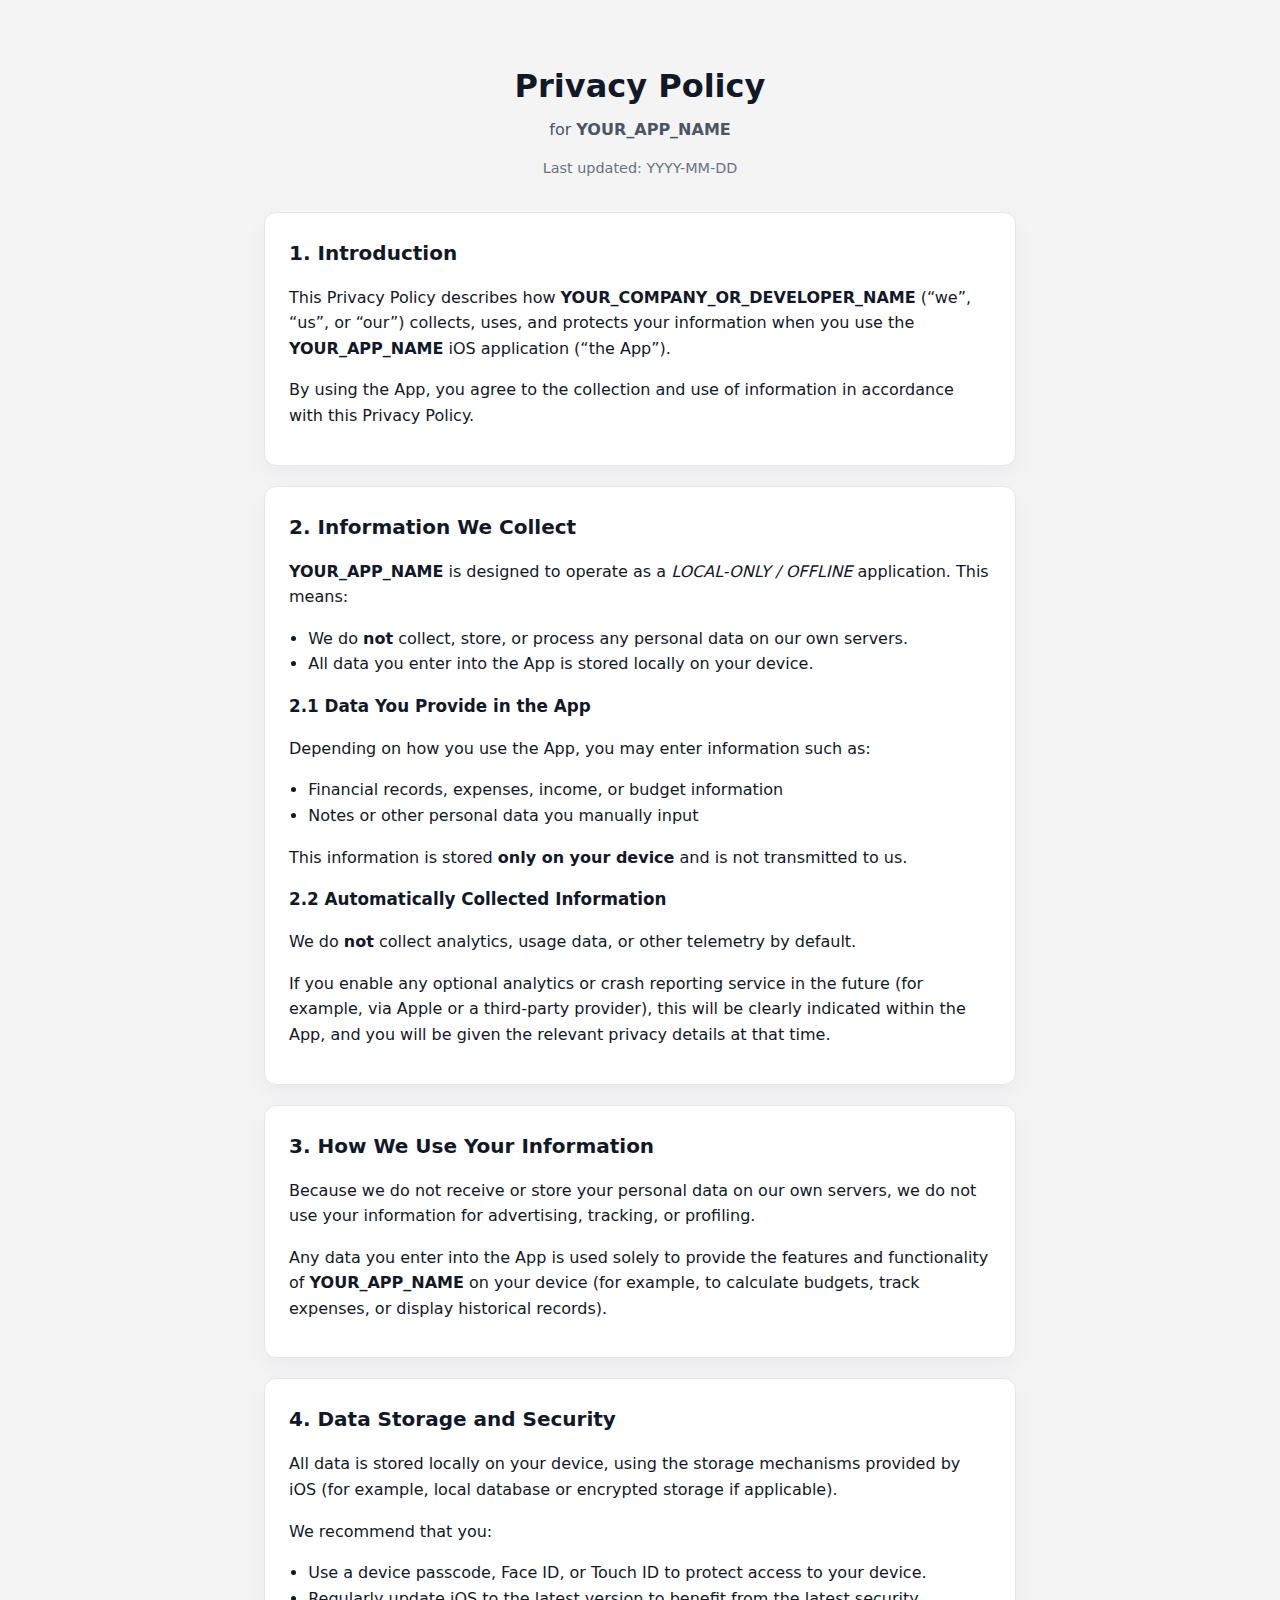
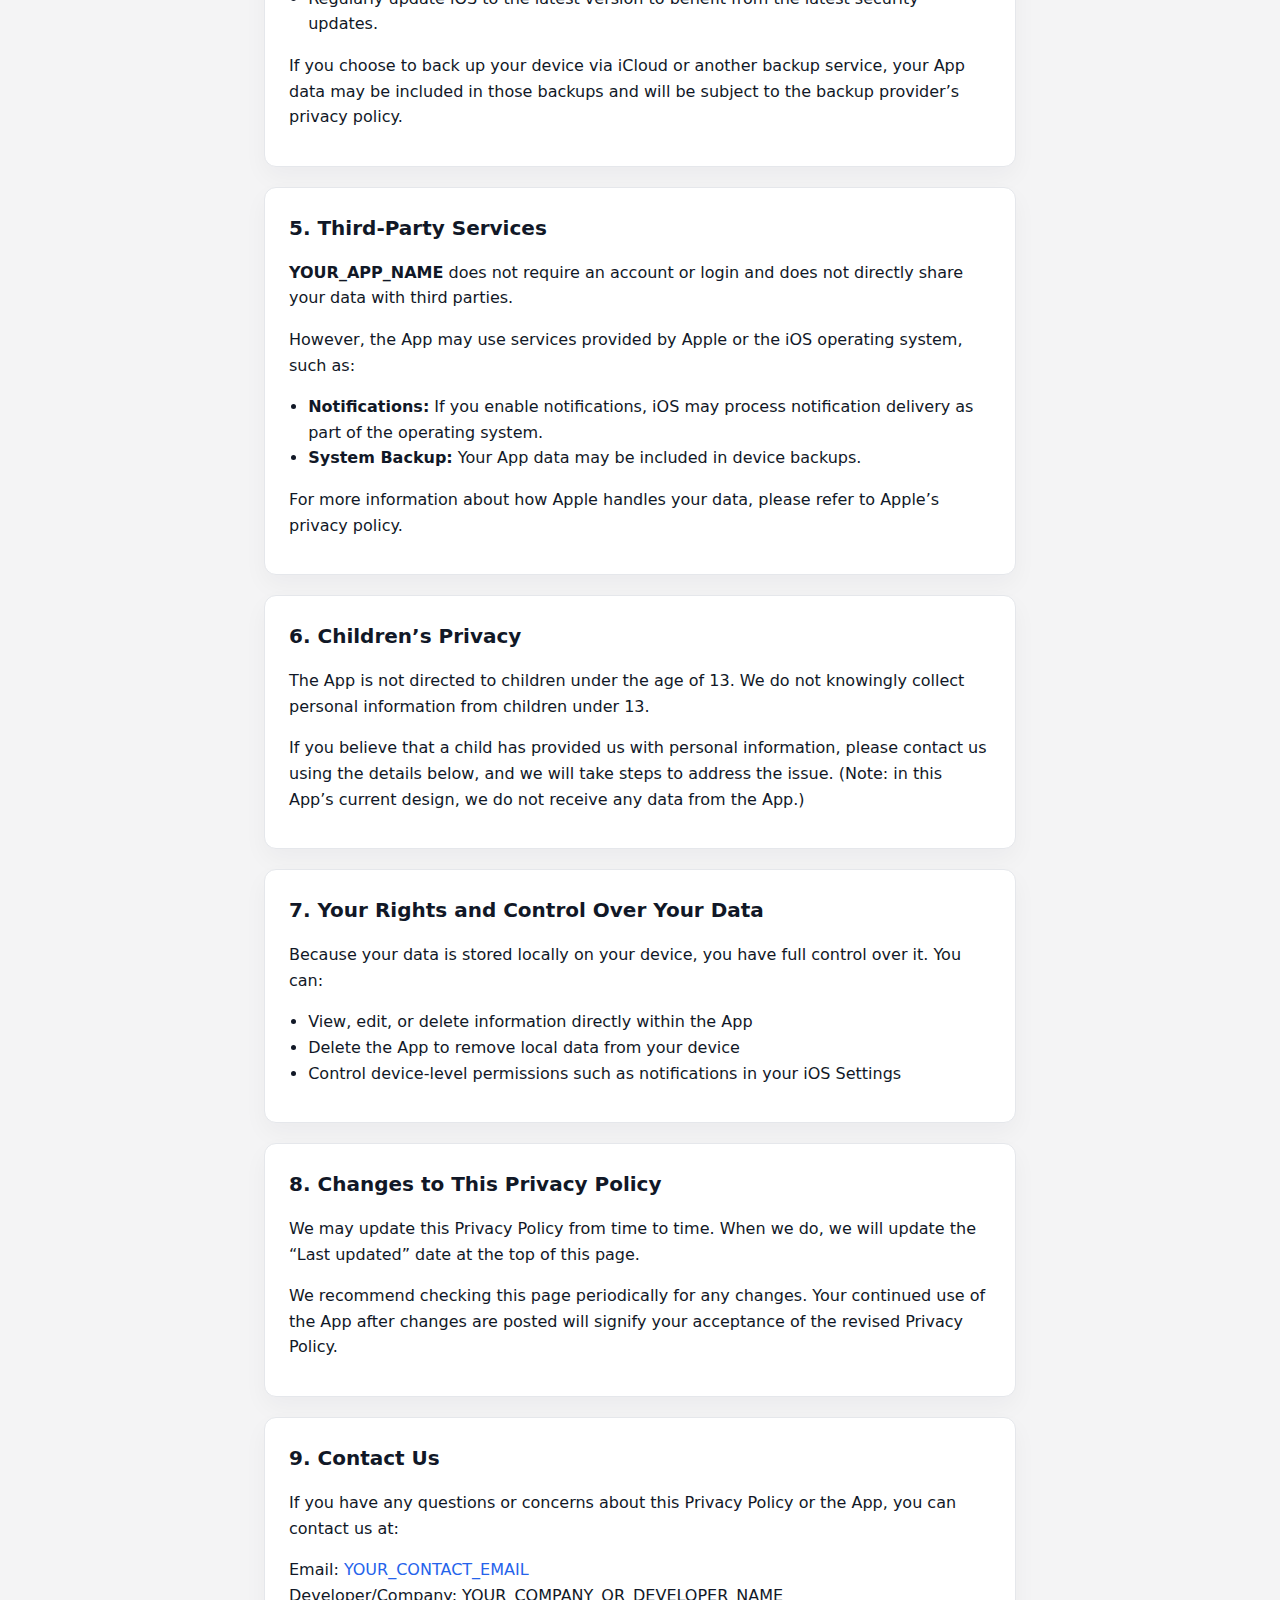
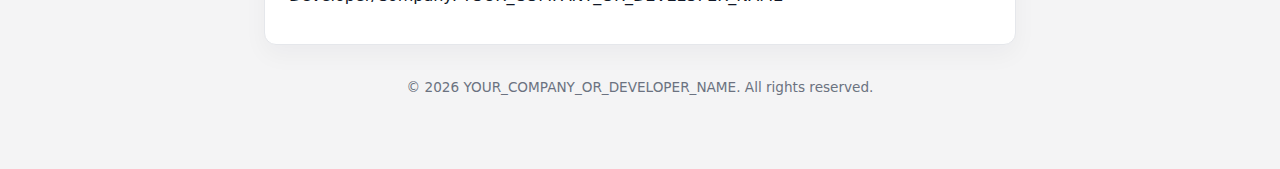
<file: index.html>
<!DOCTYPE html>
<html lang="en">

<head>
    <meta charset="UTF-8" />
    <title>Privacy Policy – YOUR_APP_NAME</title>
    <meta name="viewport" content="width=device-width, initial-scale=1, maximum-scale=1" />
    <meta name="description" content="Privacy Policy for YOUR_APP_NAME iOS application." />
    <link rel="stylesheet" href="styles.css" />
</head>

<body>
    <main class="container">
        <header class="header">
            <h1>Privacy Policy</h1>
            <p class="subtitle">for <strong>YOUR_APP_NAME</strong></p>
            <p class="meta">
                Last updated: <span>YYYY-MM-DD</span>
            </p>
        </header>

        <section class="card">
            <h2>1. Introduction</h2>
            <p>
                This Privacy Policy describes how <strong>YOUR_COMPANY_OR_DEVELOPER_NAME</strong>
                (“we”, “us”, or “our”) collects, uses, and protects your information
                when you use the <strong>YOUR_APP_NAME</strong> iOS application
                (“the App”).
            </p>
            <p>
                By using the App, you agree to the collection and use of information
                in accordance with this Privacy Policy.
            </p>
        </section>

        <section class="card">
            <h2>2. Information We Collect</h2>
            <p>
                <strong>YOUR_APP_NAME</strong> is designed to operate as a
                <em>LOCAL-ONLY / OFFLINE</em> application. This means:
            </p>
            <ul>
                <li>
                    We do <strong>not</strong> collect, store, or process any personal
                    data on our own servers.
                </li>
                <li>
                    All data you enter into the App is stored locally on your device.
                </li>
            </ul>

            <h3>2.1 Data You Provide in the App</h3>
            <p>
                Depending on how you use the App, you may enter information such as:
            </p>
            <ul>
                <li>Financial records, expenses, income, or budget information</li>
                <li>Notes or other personal data you manually input</li>
            </ul>
            <p>
                This information is stored <strong>only on your device</strong> and is
                not transmitted to us.
            </p>

            <h3>2.2 Automatically Collected Information</h3>
            <p>
                We do <strong>not</strong> collect analytics, usage data, or other
                telemetry by default.
            </p>
            <p>
                If you enable any optional analytics or crash reporting service in the
                future (for example, via Apple or a third-party provider), this will
                be clearly indicated within the App, and you will be given the
                relevant privacy details at that time.
            </p>
        </section>

        <section class="card">
            <h2>3. How We Use Your Information</h2>
            <p>
                Because we do not receive or store your personal data on our own
                servers, we do not use your information for advertising, tracking, or
                profiling.
            </p>
            <p>
                Any data you enter into the App is used solely to provide the
                features and functionality of <strong>YOUR_APP_NAME</strong> on your
                device (for example, to calculate budgets, track expenses, or display
                historical records).
            </p>
        </section>

        <section class="card">
            <h2>4. Data Storage and Security</h2>
            <p>
                All data is stored locally on your device, using the storage
                mechanisms provided by iOS (for example, local database or
                encrypted storage if applicable).
            </p>
            <p>
                We recommend that you:
            </p>
            <ul>
                <li>
                    Use a device passcode, Face ID, or Touch ID to protect access to
                    your device.
                </li>
                <li>
                    Regularly update iOS to the latest version to benefit from the
                    latest security updates.
                </li>
            </ul>
            <p>
                If you choose to back up your device via iCloud or another backup
                service, your App data may be included in those backups and will be
                subject to the backup provider’s privacy policy.
            </p>
        </section>

        <section class="card">
            <h2>5. Third-Party Services</h2>
            <p>
                <strong>YOUR_APP_NAME</strong> does not require an account or login
                and does not directly share your data with third parties.
            </p>
            <p>
                However, the App may use services provided by Apple or the iOS
                operating system, such as:
            </p>
            <ul>
                <li>
                    <strong>Notifications:</strong> If you enable notifications, iOS
                    may process notification delivery as part of the operating system.
                </li>
                <li>
                    <strong>System Backup:</strong> Your App data may be included in
                    device backups.
                </li>
            </ul>
            <p>
                For more information about how Apple handles your data, please refer
                to Apple’s privacy policy.
            </p>
        </section>

        <section class="card">
            <h2>6. Children’s Privacy</h2>
            <p>
                The App is not directed to children under the age of 13. We do not
                knowingly collect personal information from children under 13.
            </p>
            <p>
                If you believe that a child has provided us with personal information,
                please contact us using the details below, and we will take steps to
                address the issue. (Note: in this App’s current design, we do not
                receive any data from the App.)
            </p>
        </section>

        <section class="card">
            <h2>7. Your Rights and Control Over Your Data</h2>
            <p>
                Because your data is stored locally on your device, you have full
                control over it. You can:
            </p>
            <ul>
                <li>View, edit, or delete information directly within the App</li>
                <li>Delete the App to remove local data from your device</li>
                <li>
                    Control device-level permissions such as notifications in your iOS
                    Settings
                </li>
            </ul>
        </section>

        <section class="card">
            <h2>8. Changes to This Privacy Policy</h2>
            <p>
                We may update this Privacy Policy from time to time. When we do, we
                will update the “Last updated” date at the top of this page.
            </p>
            <p>
                We recommend checking this page periodically for any changes. Your
                continued use of the App after changes are posted will signify your
                acceptance of the revised Privacy Policy.
            </p>
        </section>

        <section class="card">
            <h2>9. Contact Us</h2>
            <p>
                If you have any questions or concerns about this Privacy Policy or
                the App, you can contact us at:
            </p>
            <p class="contact">
                Email: <a href="mailto:YOUR_CONTACT_EMAIL">YOUR_CONTACT_EMAIL</a><br />
                Developer/Company: YOUR_COMPANY_OR_DEVELOPER_NAME
            </p>
        </section>

        <footer class="footer">
            <p>© <span id="year"></span> YOUR_COMPANY_OR_DEVELOPER_NAME. All rights reserved.</p>
        </footer>
    </main>

    <script>
        // Set current year in footer
        document.getElementById("year").textContent = new Date().getFullYear();
    </script>
</body>

</html>
</file>
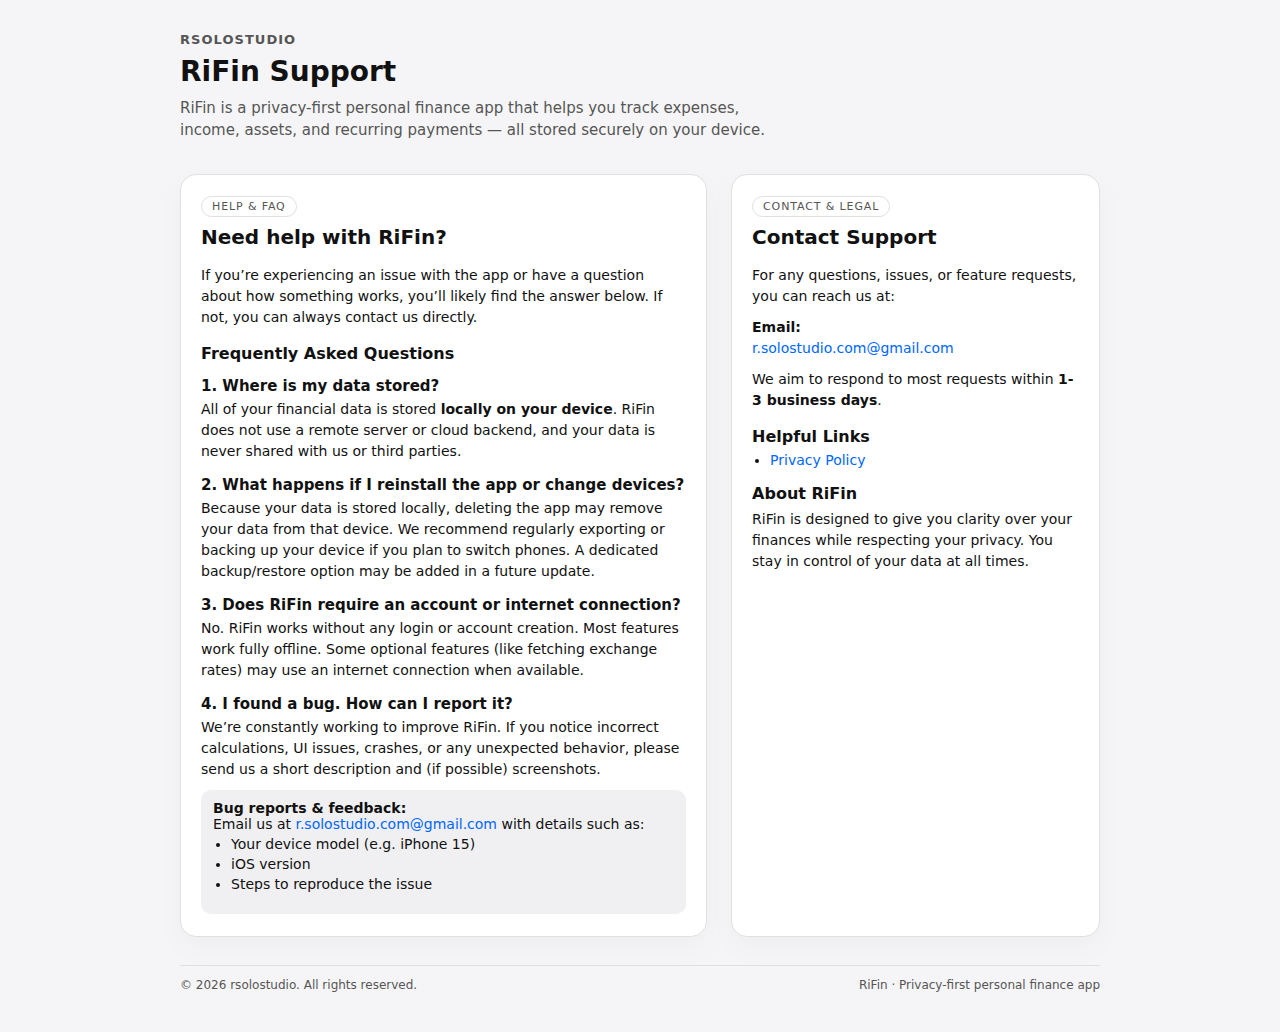
<file: rifin/support/index.html>
<!DOCTYPE html>
<html lang="en">

<head>
    <meta charset="UTF-8" />
    <title>RiFin Support | rsolostudio</title>
    <meta name="viewport" content="width=device-width, initial-scale=1" />
    <meta name="description"
        content="Support page for RiFin, a privacy-first personal finance app. Get help, contact support, and find answers to common questions." />
    <style>
        :root {
            --bg: #f5f5f7;
            --card-bg: #ffffff;
            --text-main: #111111;
            --text-muted: #555555;
            --accent: #111111;
            --border: #e0e0e0;
            --link: #0066ff;
        }

        * {
            box-sizing: border-box;
        }

        body {
            margin: 0;
            font-family: system-ui, -apple-system, BlinkMacSystemFont, "SF Pro Text",
                "Helvetica Neue", Arial, sans-serif;
            background: var(--bg);
            color: var(--text-main);
        }

        .page {
            max-width: 960px;
            margin: 0 auto;
            padding: 32px 20px 40px;
        }

        header {
            margin-bottom: 32px;
        }

        .logo {
            font-weight: 700;
            letter-spacing: 0.08em;
            font-size: 13px;
            text-transform: uppercase;
            color: var(--text-muted);
            margin-bottom: 8px;
        }

        h1 {
            margin: 0 0 8px;
            font-size: 28px;
            line-height: 1.2;
        }

        .subtitle {
            margin: 0;
            color: var(--text-muted);
            font-size: 15px;
            max-width: 620px;
        }

        .grid {
            display: grid;
            grid-template-columns: 2fr 1.4fr;
            gap: 24px;
        }

        @media (max-width: 800px) {
            .grid {
                grid-template-columns: 1fr;
            }
        }

        .card {
            background: var(--card-bg);
            border-radius: 16px;
            padding: 20px 20px 22px;
            border: 1px solid var(--border);
            box-shadow: 0 10px 30px rgba(0, 0, 0, 0.03);
        }

        h2 {
            margin: 0 0 16px;
            font-size: 20px;
        }

        h3 {
            margin: 16px 0 6px;
            font-size: 16px;
        }

        p {
            margin: 0 0 10px;
            font-size: 14px;
            line-height: 1.5;
        }

        ul {
            padding-left: 18px;
            margin: 4px 0 12px;
            font-size: 14px;
        }

        li+li {
            margin-top: 4px;
        }

        a {
            color: var(--link);
            text-decoration: none;
        }

        a:hover {
            text-decoration: underline;
        }

        .contact-block {
            margin-top: 8px;
            padding: 10px 12px;
            border-radius: 10px;
            background: #f0f0f3;
            font-size: 14px;
        }

        .badge {
            display: inline-flex;
            align-items: center;
            gap: 6px;
            padding: 3px 10px;
            border-radius: 999px;
            border: 1px solid var(--border);
            font-size: 11px;
            text-transform: uppercase;
            letter-spacing: 0.08em;
            color: var(--text-muted);
            margin-bottom: 8px;
        }

        footer {
            margin-top: 28px;
            font-size: 12px;
            color: var(--text-muted);
            border-top: 1px solid var(--border);
            padding-top: 12px;
            display: flex;
            justify-content: space-between;
            gap: 12px;
            flex-wrap: wrap;
        }
    </style>
</head>

<body>
    <div class="page">
        <header>
            <div class="logo">rsolostudio</div>
            <h1>RiFin Support</h1>
            <p class="subtitle">
                RiFin is a privacy-first personal finance app that helps you track
                expenses, income, assets, and recurring payments — all stored securely
                on your device.
            </p>
        </header>

        <main class="grid">
            <!-- Left column: help & FAQ -->
            <section class="card">
                <div class="badge">Help & FAQ</div>
                <h2>Need help with RiFin?</h2>
                <p>
                    If you’re experiencing an issue with the app or have a question about
                    how something works, you’ll likely find the answer below. If not,
                    you can always contact us directly.
                </p>

                <h3>Frequently Asked Questions</h3>

                <h4 style="margin: 14px 0 4px; font-size: 15px;">
                    1. Where is my data stored?
                </h4>
                <p>
                    All of your financial data is stored
                    <strong>locally on your device</strong>. RiFin does not use a remote
                    server or cloud backend, and your data is never shared with us or
                    third parties.
                </p>

                <h4 style="margin: 14px 0 4px; font-size: 15px;">
                    2. What happens if I reinstall the app or change devices?
                </h4>
                <p>
                    Because your data is stored locally, deleting the app may remove your
                    data from that device. We recommend regularly exporting or backing up
                    your device if you plan to switch phones. A dedicated backup/restore
                    option may be added in a future update.
                </p>

                <h4 style="margin: 14px 0 4px; font-size: 15px;">
                    3. Does RiFin require an account or internet connection?
                </h4>
                <p>
                    No. RiFin works without any login or account creation. Most features
                    work fully offline. Some optional features (like fetching exchange
                    rates) may use an internet connection when available.
                </p>

                <h4 style="margin: 14px 0 4px; font-size: 15px;">
                    4. I found a bug. How can I report it?
                </h4>
                <p>
                    We’re constantly working to improve RiFin. If you notice incorrect
                    calculations, UI issues, crashes, or any unexpected behavior, please
                    send us a short description and (if possible) screenshots.
                </p>

                <div class="contact-block">
                    <strong>Bug reports & feedback:</strong><br />
                    Email us at
                    <a href="mailto:r.solostudio.com@gmail.com">r.solostudio.com@gmail.com</a>
                    with details such as:
                    <ul>
                        <li>Your device model (e.g. iPhone 15)</li>
                        <li>iOS version</li>
                        <li>Steps to reproduce the issue</li>
                    </ul>
                </div>
            </section>

            <!-- Right column: contact & legal -->
            <aside class="card">
                <div class="badge">Contact & Legal</div>
                <h2>Contact Support</h2>
                <p>
                    For any questions, issues, or feature requests, you can reach us at:
                </p>
                <p>
                    <strong>Email:</strong><br />
                    <a href="mailto:r.solostudio.com@gmail.com">r.solostudio.com@gmail.com</a>
                </p>

                <p>
                    We aim to respond to most requests within
                    <strong>1-3 business days</strong>.
                </p>

                <h3>Helpful Links</h3>
                <ul>
                    <li>
                        <a href="https://rsolostudio.com/rifin/privacy_policy/" target="_blank">Privacy Policy</a>
                    </li>
                    <!-- <li>
                        <a href="https://rsolostudio.com/terms" target="_blank">Terms of Use</a>
                    </li>
                    <li>
                        <a href="https://rsolostudio.com" target="_blank">rsolostudio Home</a>
                    </li> -->
                </ul>

                <h3>About RiFin</h3>
                <p>
                    RiFin is designed to give you clarity over your finances while
                    respecting your privacy. You stay in control of your data at all
                    times.
                </p>
            </aside>
        </main>

        <footer>
            <span>© <span id="year"></span> rsolostudio. All rights reserved.</span>
            <span>RiFin · Privacy-first personal finance app</span>
        </footer>
    </div>

    <script>
        // Set current year in footer
        document.getElementById("year").textContent =
            new Date().getFullYear().toString();
    </script>
</body>

</html>
</file>
<file: styles.css>
*,
*::before,
*::after {
    box-sizing: border-box;
}

body {
    margin: 0;
    font-family: system-ui, -apple-system, BlinkMacSystemFont, "Segoe UI",
        sans-serif;
    line-height: 1.6;
    background: #f4f4f5;
    color: #111827;
}

.container {
    max-width: 800px;
    margin: 0 auto;
    padding: 2.5rem 1.5rem 3.5rem;
}

.header {
    text-align: center;
    margin-bottom: 2rem;
}

.header h1 {
    margin-bottom: 0.25rem;
    font-size: 2rem;
}

.subtitle {
    margin: 0;
    color: #4b5563;
}

.meta {
    font-size: 0.9rem;
    color: #6b7280;
}

.card {
    background: #ffffff;
    border-radius: 0.75rem;
    padding: 1.5rem 1.5rem 1.25rem;
    margin-bottom: 1.25rem;
    box-shadow: 0 10px 25px rgba(15, 23, 42, 0.04);
    border: 1px solid #e5e7eb;
}

.card h2 {
    margin-top: 0;
    margin-bottom: 0.75rem;
    font-size: 1.25rem;
}

.card h3 {
    margin-top: 1rem;
    margin-bottom: 0.5rem;
    font-size: 1.05rem;
}

ul {
    padding-left: 1.2rem;
}

.contact a {
    color: #2563eb;
    text-decoration: none;
}

.contact a:hover {
    text-decoration: underline;
}

.footer {
    text-align: center;
    margin-top: 2rem;
    font-size: 0.85rem;
    color: #6b7280;
}

/* Mobile adjustments */
@media (max-width: 600px) {
    .container {
        padding: 1.5rem 1rem 2.5rem;
    }

    .header h1 {
        font-size: 1.75rem;
    }

    .card {
        padding: 1.25rem 1.1rem 1.1rem;
    }
}
</file>
